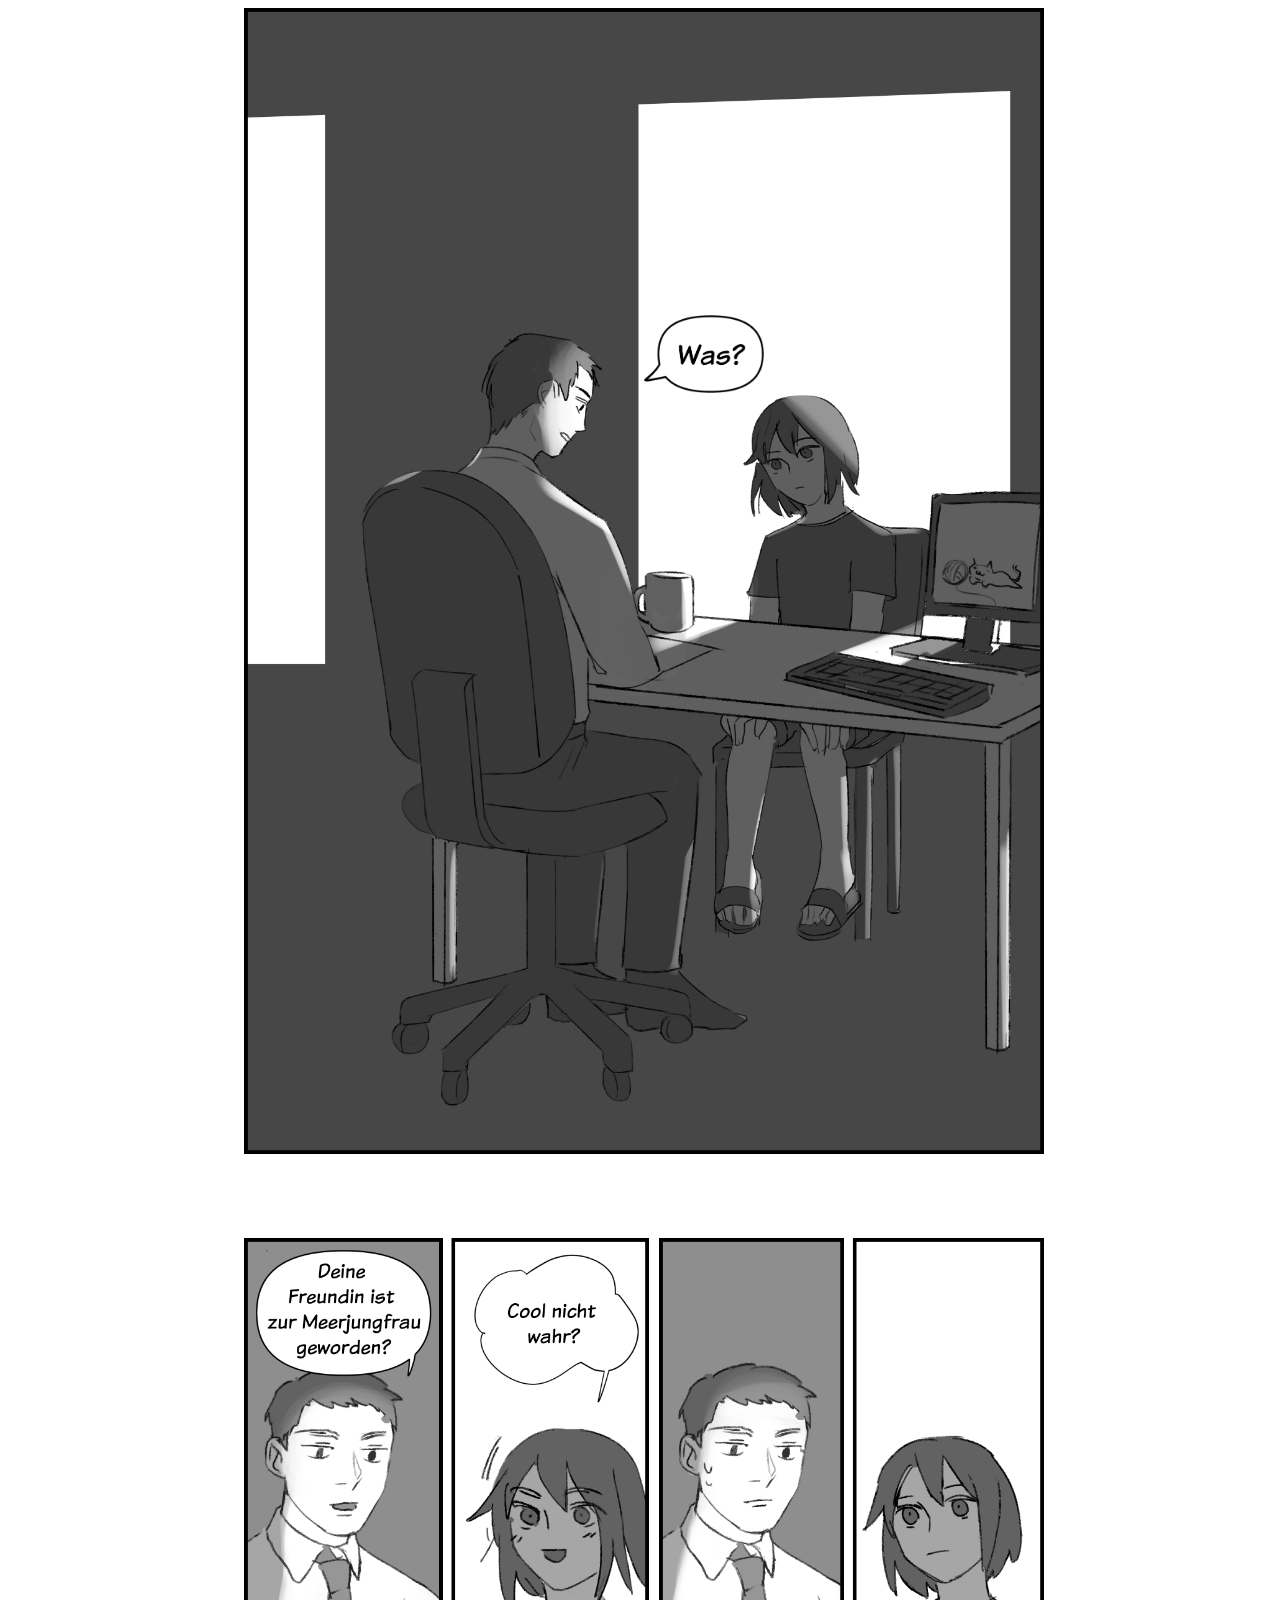
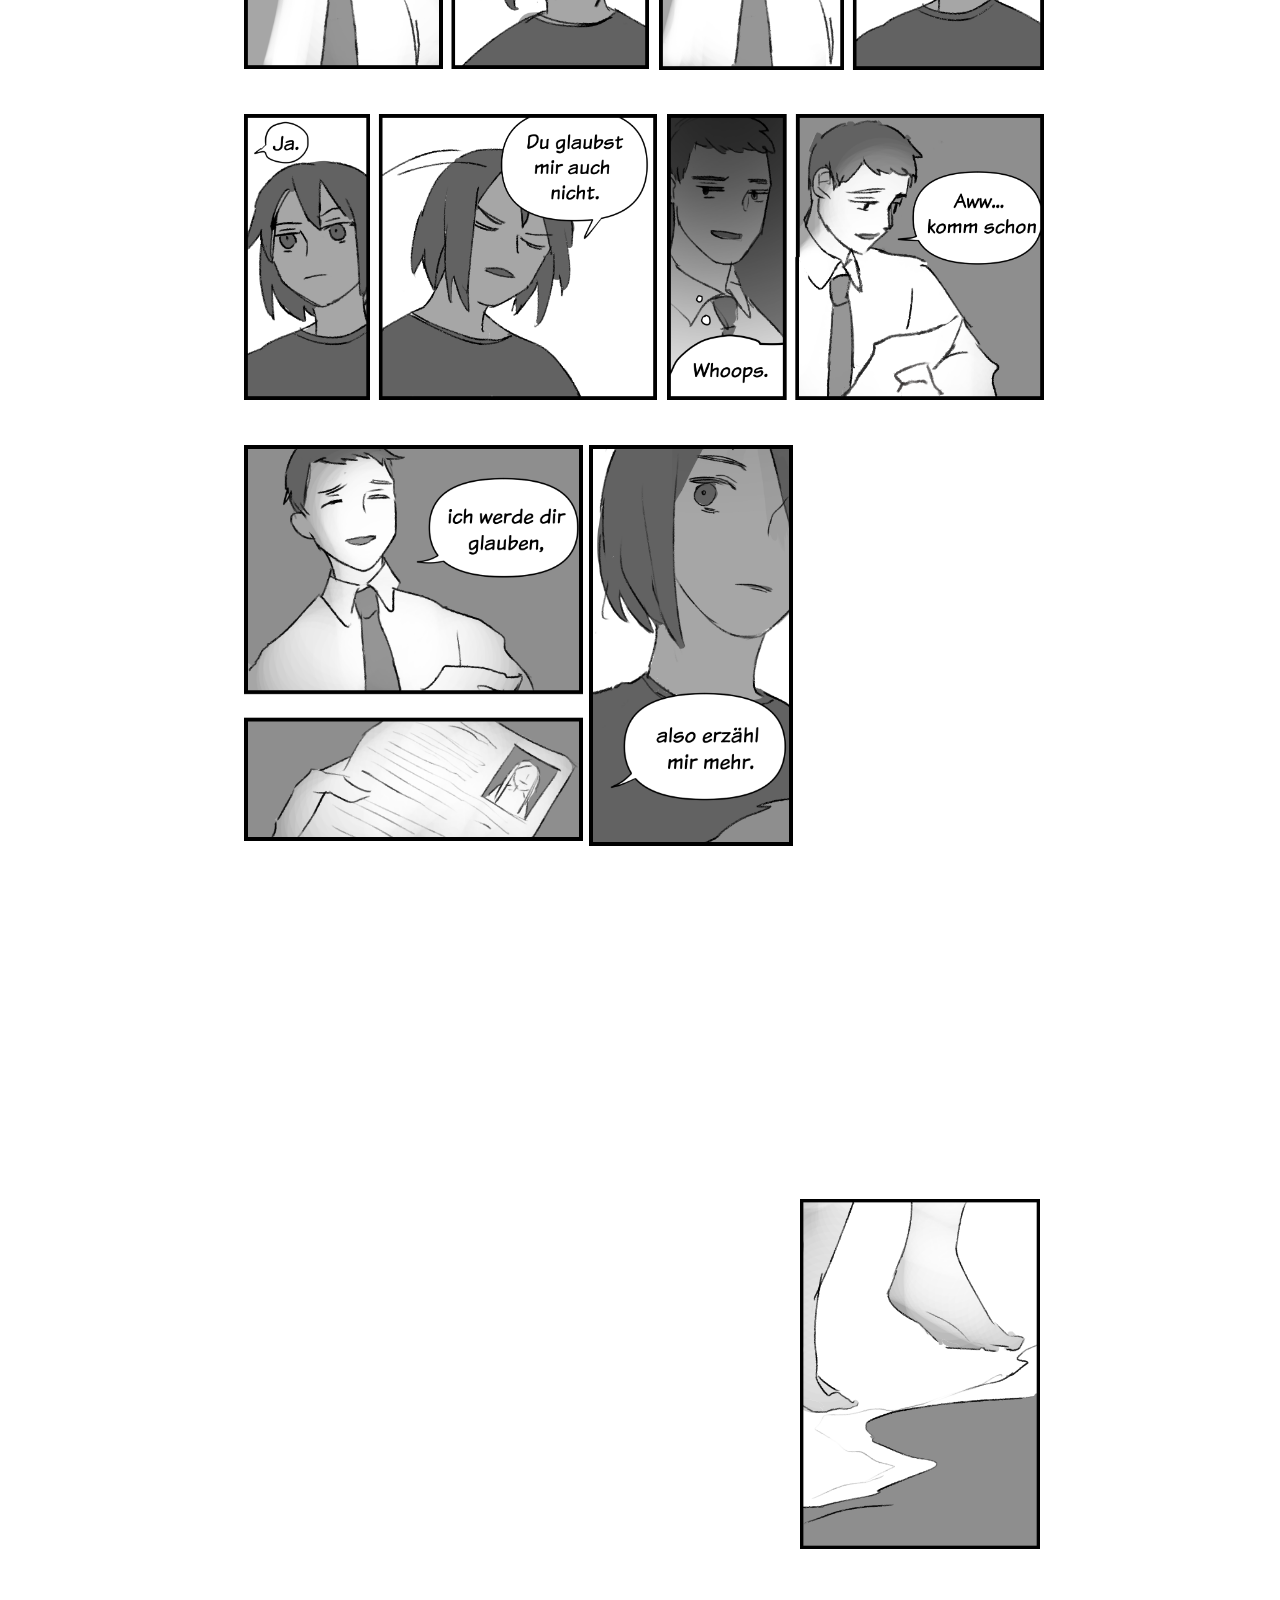
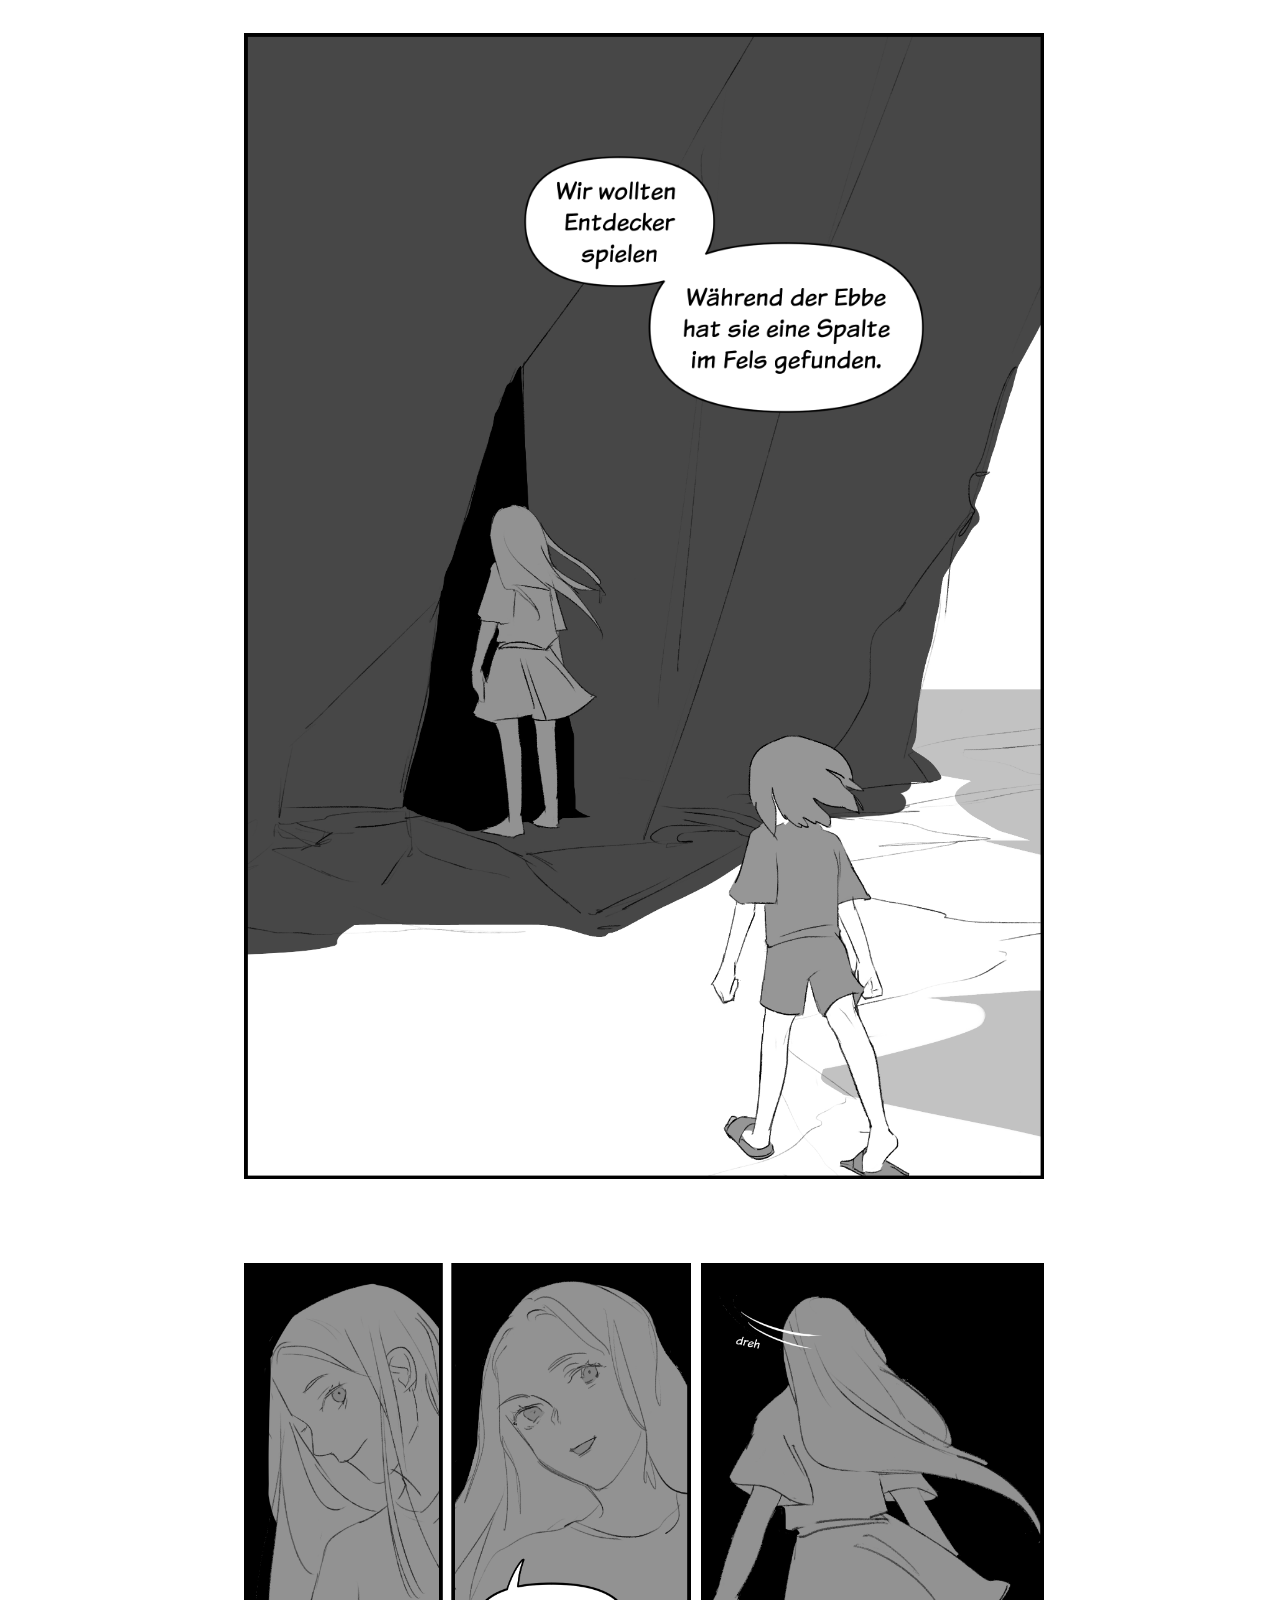
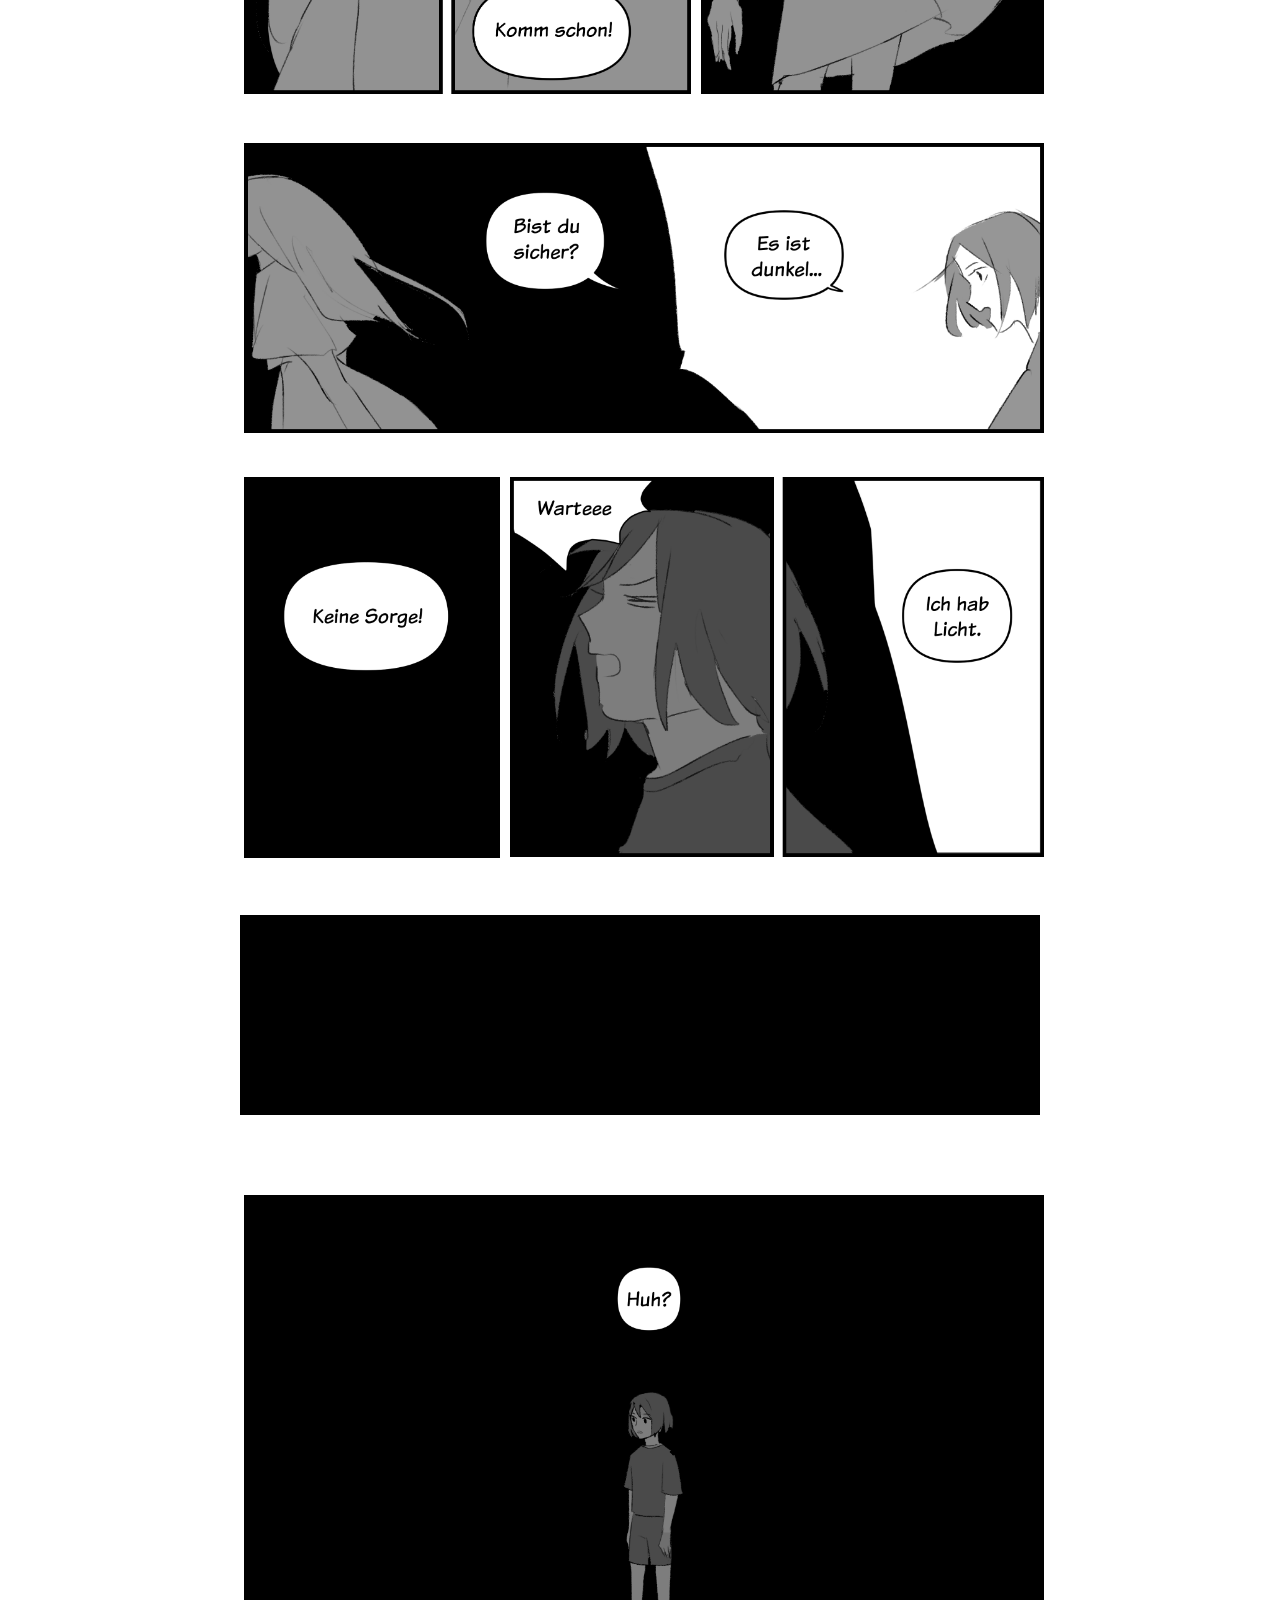
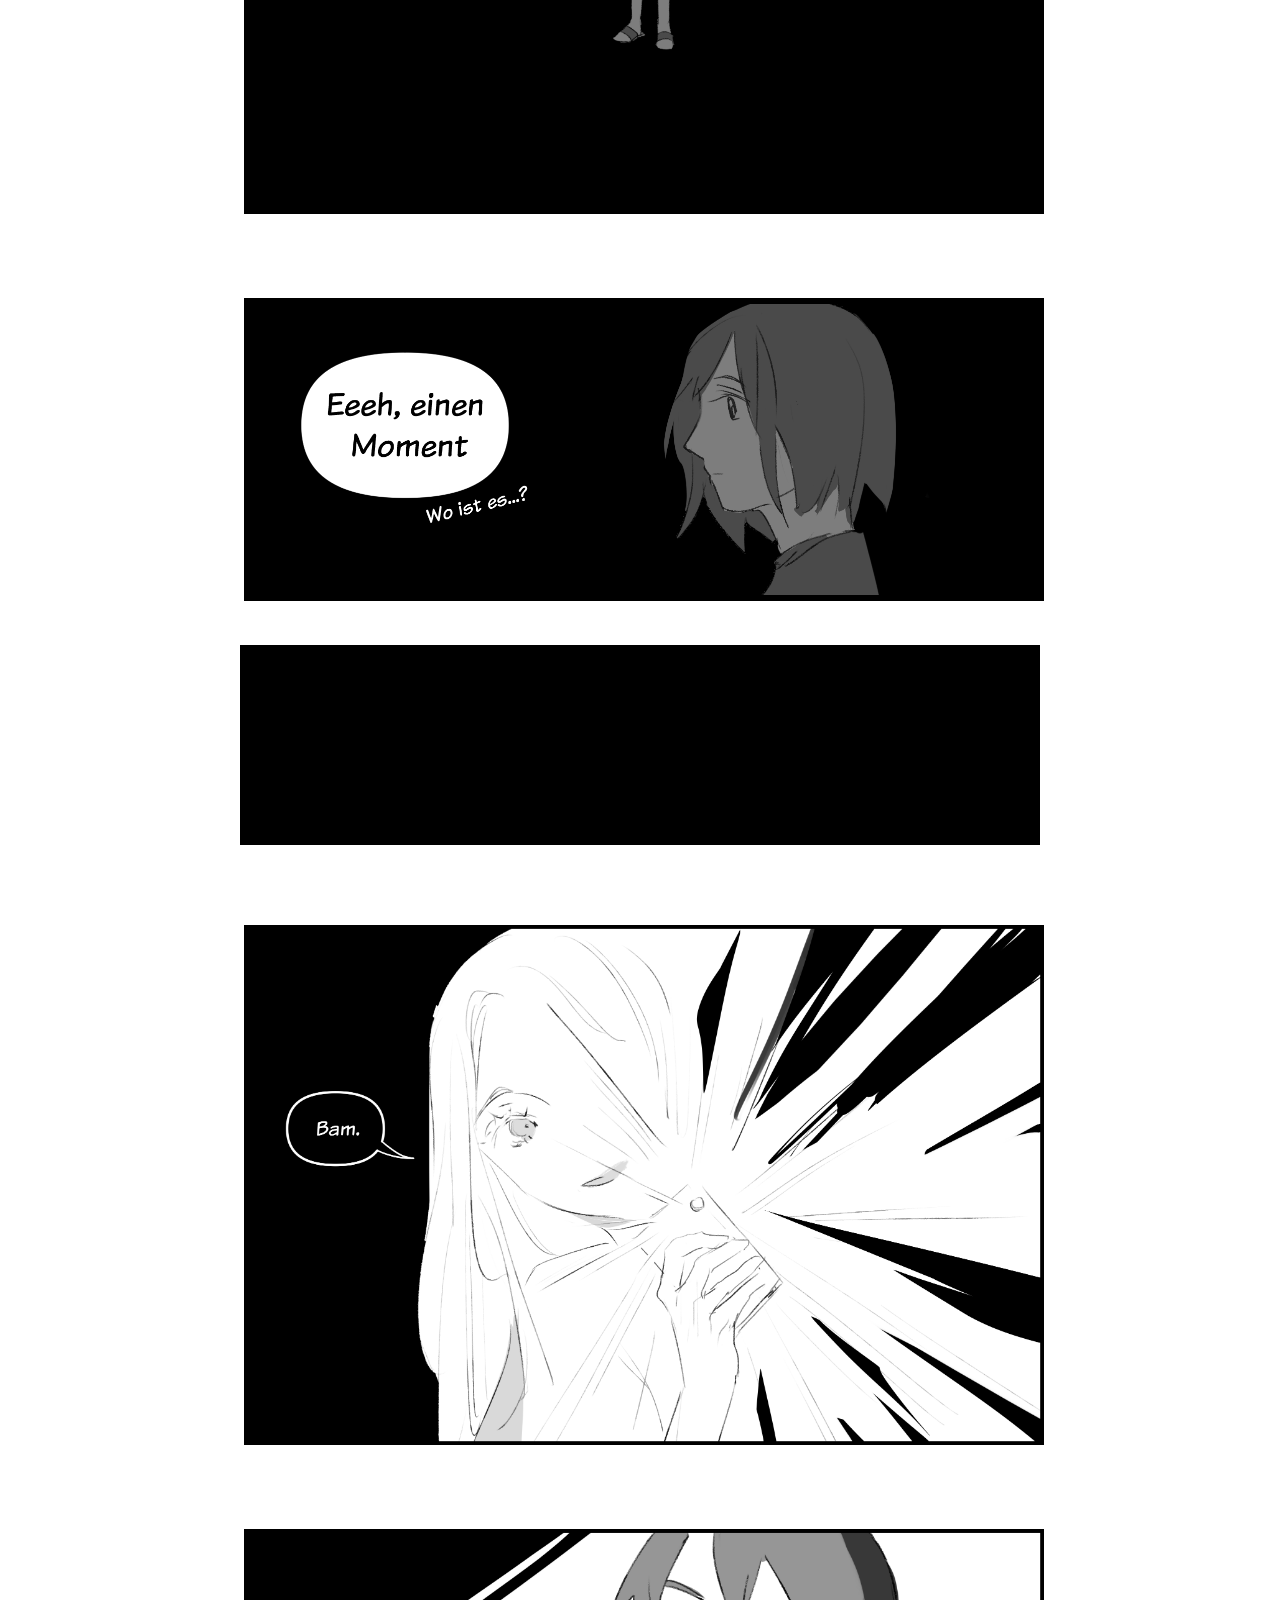
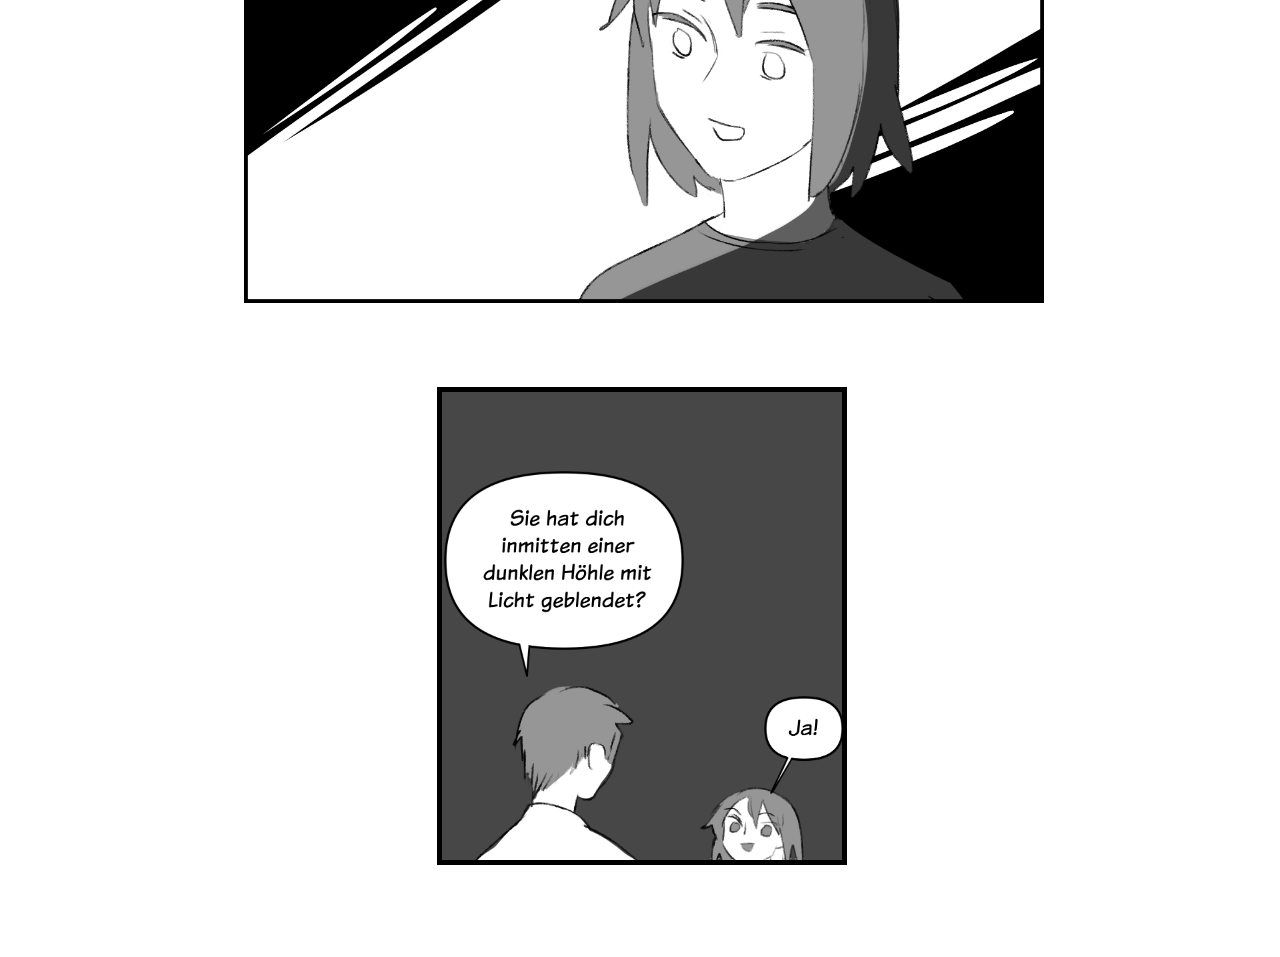
<file: index.html>
<!DOCTYPE html>

<html lang="en">



<head>
  <meta charset="utf-8">
  <link rel="stylesheet" href="comic.css">

  <title>Comic</title>


</head>


<body>

  <div class="main">

        <div class="row">
            <img src="/panels/1.png"></img>
            <img id="bubble1b" src="panels/1b.png">
            <!-- <div id="bubble1btext">Was?</div> -->
            </img>
        </div>
   
            <div class="desktoprow">
                <div><img class="row" src="panels/2.png"></div>
                <div class="space"><img class="row" src="panels/3.png"></div>
            </div>
            <div class="desktoprow">
                <div> <img class="row" src="panels/4.png"> </div>
                <div class="space"> <img class="row" src="panels/5.png"></div>
             
            </div>

            <div class="desktoprow ">
                <div><img class="row item" src="panels/6.png"></div>
                <div><img class="row desktopPanelSmallToNormal space" src="panels/7.png"></div>
                <div class="box"></div>
            </div>

            <div class="extraspace"></div>

            <div class="row alignright">
                <img class="panelsmall" src="panels/7-2.png">
            </div>

 

        <div class="row">
            <img src="panels/8.jpg">
            <img id="bubble8b" src="panels/8b.png">
        </div>

        <div class="row desktoprow">
            <div><img src="panels/9.png"></div>
            <div class="space"><img src="panels/10.png"></div>
        </div>
        <div class="desktoprow">      
                <div><img class="row" src="panels/11.png"></div>
                    
                <div class="row"><img class="row" src="panels/11-2.png">
                <img id="bubble11-2b" src="panels/11-2b.png"> </div>

        </div>

  <div class="desktoprow">
        <div class="row aligncenter">
            <img src="panels/12-1.png">
        </div>

            <div class="row space">
                <img src="panels/12-2.png">     
            </div>
        </div>

            <div class="box blackbackground height200px"></div>

            <img class="row" src="panels/14.png">

            <div class="desktoprow">   
                <div>
                    <img class="row" src="panels/15.png">
                </div>
                <div class="alignright">
                    <img class="row" src="panels/15-2.png">
                </div>
            </div>

        <div class="box blackbackground height200px"></div>

        <img src="panels/17.png">
        <img src="panels/18.png">

        <div class="row">
        <div class="panel19 aligncenter">
            <img class="panelborder panelmedium" src="panels/19-0.png">
            <img id="bubble19-1b1" src="panels/19-1b.png">
            <img id="bubble19-1b2" src="panels/19-1b2.png">
        </div>
    </div>
    </div>
    
</body>
</html>
</file>
<file: comic.css>
body{
    overflow-x: hidden;
}

.main{
    max-width: 100%;
    margin-left: auto;
    margin-right: auto;
}

.row{  
    position: relative;
}

img{
    width: 100%;
    margin-bottom: 15%;
}


.panel19{
    display: table-cell;
    vertical-align: bottom;
}

.panelborder{
    border: solid 5px;
}

#bubble1b{
    position: absolute;
    width: 15%;
    top: 25%;
    left: 50%;
}

#bubble8b{
    position: absolute;
    width: 50%;
    top: 10%;
    left: 35%;
}

#bubble11-2b{
    position: absolute;
    width: 30%;
    top: 20%;
    left: 20%;
}

#bubble19-1b1{
    position: absolute;
    width: 30%;
    top: 15%;
    left: 25%;
}

#bubble19-1b2{
    position: absolute;
    width: 10%;
    top: 55%;
    left: 65%;
}

#bubble1btext{
    position: absolute;
    width: 20%;
    top: 22%;
    left: 55%;
}

.alignright{
    text-align: end;
}
.aligncenter{
    text-align:center;
}

.panelsmall{
    width: 50%;
}

.panelmedium{
    width: 70%;
}

.desktopPanelSmallToNormal{
    width:50%;
}

.extraspace{
    height: 20em;
}



.blackbackground{
    background-color: black;
}

.box{
    float: left;
    width: 100%;
    margin-bottom: 15%;
}

.height200px{
    height: 200px;
}

.height500px{
    height: 500px;
}



/* iPads (portrait) ----------- */
@media only screen and (min-width : 800px) {
    .main{
        max-width: 800px;
    }

    .desktoprow{
        display: flex;
        flex-direction: row;
    }

    .space{
        margin-left: 10px;
    }

    img{
        margin-left: 4px;
        margin-bottom: 10%;
    }

    .box{
        margin-bottom: 10%;
    }

    .panelsmall{
        width: 30%;
    }

    .desktopPanelSmallToNormal{
        width: 100%;
    }

    .panelmedium{
        width: 50%;
    }
        

}

/* iPads (landscape) ----------- */
/* @media only screen and (min-width : 1224px) {

   } */

/* Desktops and laptops ----------- */
@media only screen and (min-width : 1824px) {
    .main{
        max-width: 34%;
    }
}
</file>
